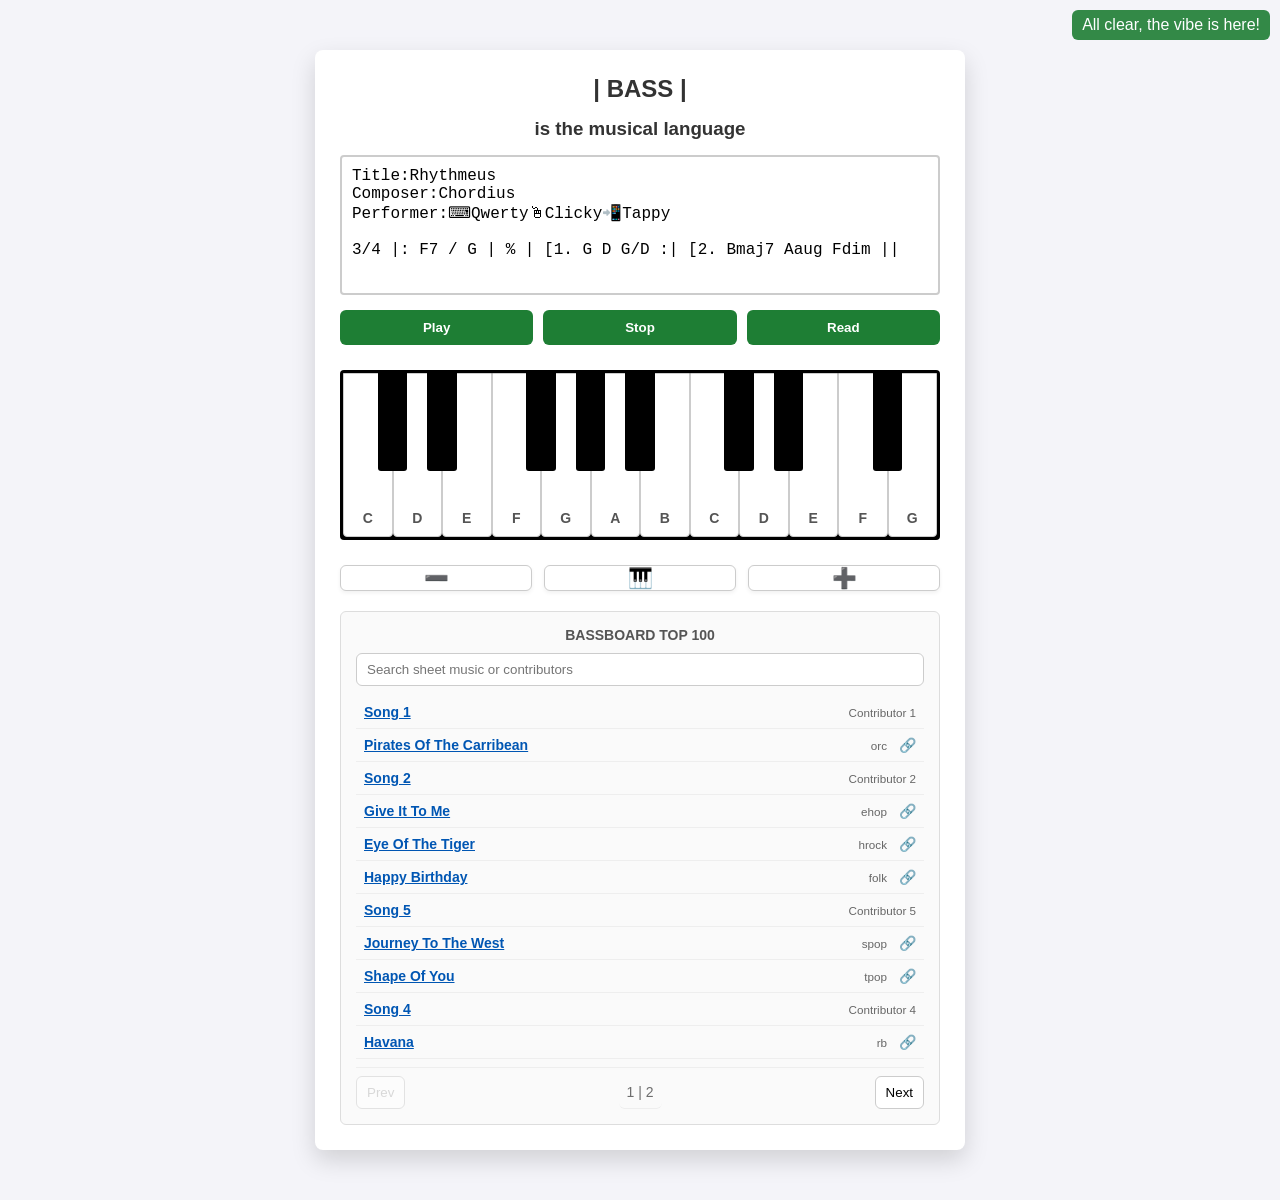
<file: index.html>
<!DOCTYPE html>
<html lang="en">
<head>
    <meta charset="UTF-8">
    <meta name="viewport" content="width=device-width, initial-scale=1.0">
    <meta name="description" content="Exploring BASS : a musical language to learn chords, rythms, and compositions">
    <meta http-equiv="Cache-Control" content="must-revalidate, max-age=43200">
    <link rel="icon" href="./favicon.ico">
    <title>BASS | learns | to | chord |</title>
    <style>.oops-container{position:fixed;top:10px;right:10px;z-index:9999;display:flex;flex-direction:column;align-items:flex-end}.oops{width: fit-content; padding:6px 10px;margin-bottom:3px;border-radius:6px;color:#fff;font-weight:500;opacity:0;transition:opacity .3s ease}.oops-show{opacity:0.9}.oops-success{background-color:#1e7e34}.oops-info{background-color:#0c3658}.oops-warning{background-color:#b17214}.oops-error{background-color:#9c809c}.oops-roadmap{background-color:#000}.oops-title{background-color:#253379}.oops-vide{background-color:#814F68}</style>
    <script src="bass.js" defer></script>
    <script src="event.js" defer></script>
    <style>
        *{box-sizing:border-box;margin:0;padding:0}
        html{opacity:1;transition:opacity 6s ease}
        body,button,input,textarea{font-family:Arial,sans-serif}
        body{background:#f4f4f9;display:flex;flex-direction:column;align-items:center;justify-content:flex-start;padding:20px;min-height:100vh;transition:background-color 500ms}
        .container{width:100%;max-width:100%;background:#fff;padding:20px;border-radius:8px;box-shadow:0 4px 6px rgba(0,0,0,.1);display:flex;flex-direction:column;transition:transform 300ms}
        h2,h3{text-align:center;color:#333;margin-bottom:15px}
        .sheet-area{width:100%;padding:10px;border:2px solid #ccc;border-radius:4px;resize:none;font-family:monospace;font-size:16px;margin-bottom:15px}
        .controls{display:flex;gap:10px;margin-bottom:25px}
        .control-btn{flex:1 1 0;min-width:0;padding:10px;background:#1e7e34;color:#fff;border:none;border-radius:6px;cursor:pointer;font-weight:700;text-align:center;white-space:nowrap}
        .control-btn:hover{background:#218838}
        .piano-container{position:relative;display:flex;height:180px;background:#000;padding:3px;border-radius:4px;margin-bottom:25px;user-select:none;width:100%}
        .piano-container,.white-key,.black-key,.string,.fret,.control-btn,button{-webkit-user-select:none;user-select:none;-webkit-touch-callout:none;-webkit-tap-highlight-color:transparent;touch-action:manipulation}
        .white-key-wrapper{position:relative;flex:1;display:flex}
        .white-key{width:100%;height:100%;background:#fff;border:1px solid #ccc;border-bottom-left-radius:4px;border-bottom-right-radius:4px;cursor:pointer;display:flex;align-items:flex-end;justify-content:center;padding-bottom:10px;font-size:14px;font-weight:700;color:#555}
        .white-key:active,.white-key.active,.string:active,.string.active{background:#e0e0e0}
        .black-key{width:60%;height:60%;background:#000;position:absolute;z-index:2;cursor:pointer;border-bottom-left-radius:3px;border-bottom-right-radius:3px;right:-30%;display:flex;align-items:flex-end;justify-content:center;padding-bottom:8px;font-size:11px;font-weight:700;color:#fff}
        .black-key:active,.black-key.active,.fret:active,.fret.active{background:#333}
        .database-section{border:1px solid #ddd;border-radius:6px;padding:15px;background:#fafafa}
        .database-section h3{margin-bottom:10px;color:#555;font-size:14px;text-transform:uppercase}
        .song-search{width:100%;padding:8px 10px;margin-bottom:10px;border:1px solid #ccc;border-radius:6px}
        .song-list{list-style:none}
        .song-item{padding:8px;border-bottom:1px solid #eee;cursor:default;display:flex;align-items:center;gap:8px;font-size:14px}
        .song-item:last-child{border-bottom:none}
        .song-item:hover{background:#f0f0f0}
        .song-title-link{color:#0056b3;text-decoration:underline;cursor:pointer;font-weight:700;flex:1}
        .song-title-link:hover{color:#0056b3}
        .song-meta{color:#666;margin-left:auto;white-space:nowrap}
        .song-link{margin-left:4px;color:#007bff;text-decoration:none;font-size:14px;font-weight:700;white-space:nowrap}
        .song-link:hover{color:#0056b3}
        .song-item.pagination-info{justify-content:center;color:#6d6d6d;cursor:pointer;border-radius:6px}
        .pagination-controls{display:flex;justify-content:space-between;gap:10px;margin-top:8px;padding-top:8px;border-top:1px solid #eee}
        .pagination-btn{padding:6px 10px;border:1px solid #ccc;border-radius:6px;background:#fff;cursor:pointer}
        .pagination-btn:disabled{cursor:not-allowed;opacity:.5}
        @media screen and (min-width:768px) and (max-width:1024px),screen and (min-width:1025px) and (max-width:1368px) and (orientation:portrait){body{padding:40px 20px}.container{max-width:92%;padding:35px}h1{font-size:32px;margin-bottom:25px}.sheet-area{height:220px;font-size:20px;margin-bottom:25px}.controls{gap:15px;margin-bottom:35px}.control-btn{padding:15px;font-size:18px}.piano-container{height:240px;margin-bottom:35px}.guitar-container{height:240px!important}.database-section{padding:25px}.database-section h3{font-size:18px}.song-item{padding:15px 10px;font-size:18px}}
        @media screen and (min-width:1025px) and (orientation:landscape){body{padding:50px 20px;justify-content:center}.container{max-width:650px;padding:25px;box-shadow:0 10px 25px rgba(0,0,0,.15)}.sheet-area{height:140px}.piano-container{height:170px}}
        .piano-controls{display:flex;justify-content:space-between;align-items:center;gap:12px;margin-bottom:5px}
        .piano-btn{width:24px;height:20px;border-radius:6px;border:1px solid #ccc;background:#fff;font-size:20px;font-weight:700;cursor:pointer;display:inline-flex;align-items:center;justify-content:center;box-shadow:0 2px 4px rgba(0,0,0,.06)}
        .piano-btn:hover{background:#f0f0f2}
        .guitar-container{border-left:3px solid #1c65a1;border-right:3px solid #1c65a1;position:relative;display:none;align-items:center;height:170px;background:transparent;margin-bottom:25px;user-select:none;width:100%;overflow:hidden}
        .guitar{display:flex;align-items:center;width:100%;height:100%;position:relative}
        .neck-system{display:flex;align-items:center;flex:1;position:relative;height:100%}
        .neck{flex:1;height:80%;position:relative;z-index:2;display:flex;justify-content:space-between;align-items:center}
        .fret{width:1px;height:128%;background-color:#b2bec3;opacity:.5}
        .strings-overlay{color:#0056b3;position:absolute;left:0;right:0;height:83%;display:flex;flex-direction:column;justify-content:space-between;z-index:6}
        .string{width:100%;background:linear-gradient(to bottom,#fff,#b2bec3);box-shadow:0 1px 1px rgba(0,0,0,.3)}
        .string-1,.string-2,.string-3,.string-4,.string-5,.string-6{height:11px}
        .emoticon-font{font-family:"Apple Color Emoji","Segoe UI Emoji","Noto Color Emoji",Arial,sans-serif}
        .piano-btn-override{width:100%;height:unset;margin-bottom:15px}
        .control-btn,.piano-btn,.pagination-btn{transition:all 0.15s ease}
        .control-btn:active,.pagination-btn:active,.piano-btn:active{transform:scale(0.9)}
        .fade{opacity:0.1;transition:none}
    </style>
</head>
<body>
    <main class="container">

        <h2>| BASS |</h2>
        <h3>is the musical language</h3>

        <textarea rows="3" class="sheet-area" 
                placeholder="| Use the BASS notation system to compose your music here |" 
                id="sheetMusic">🎶 Restoring session...
        </textarea>

        <div class="controls">
            <button class="control-btn" id="playBtn">Play</button>
            <button class="control-btn" id="stopBtn">Stop</button>
            <button class="control-btn" id="readBtn">Read</button>
        </div>

        <div class="piano-container" id="piano">
            <div class="white-key-wrapper">
                <div class="white-key" id="cNote">C</div>
                <div class="black-key" id="cSNote"></div>
            </div>

            <div class="white-key-wrapper">
                <div class="white-key" id="dNote">D</div>
                <div class="black-key" id="dSNote"></div>
            </div>

            <div class="white-key-wrapper">
                <div class="white-key" id="eNote">E</div>
            </div>

            <div class="white-key-wrapper">
                <div class="white-key" id="fNote">F</div>
                <div class="black-key" id="fSNote"></div>
            </div>

            <div class="white-key-wrapper">
                <div class="white-key" id="gNote">G</div>
                <div class="black-key" id="gSNote"></div>
            </div>

            <div class="white-key-wrapper">
                <div class="white-key" id="aNote">A</div>
                <div class="black-key" id="aSNote"></div>
            </div>

            <div class="white-key-wrapper">
                <div class="white-key" id="bNote">B</div>
            </div>

            <div class="white-key-wrapper">
                <div class="white-key" id="cNote1">C</div>
                <div class="black-key" id="cSNote1"></div>
            </div>

            <div class="white-key-wrapper">
                <div class="white-key" id="dNote1">D</div>
                <div class="black-key" id="dSNote1"></div>
            </div>

            <div class="white-key-wrapper">
                <div class="white-key" id="eNote1">E</div>
            </div>

            <div class="white-key-wrapper">
                <div class="white-key" id="fNote1">F</div>
                <div class="black-key" id="fSNote1"></div>
            </div>

            <div class="white-key-wrapper">
                <div class="white-key" id="gNote1">G</div>
            </div>
        </div>
        
        <div class="guitar-container" id="acoustic">
            <div class="guitar">
                <div class="neck-system">
                    <div class="neck">
                        <div class="fret"></div>
                        <div class="fret" id="f1">1</div>
                        <div class="fret" id="f2">2</div>
                        <div class="fret" id="f3">3</div>
                        <div class="fret" id="f4">4</div>
                        <div class="fret" id="f5">5</div>
                        <div class="fret"></div>
                    </div>

                    <div class="strings-overlay">
                        <div class="string string-6" id="s6">E</div> <!-- lower E -->
                        <div class="string string-5" id="s5">A</div> <!-- A -->
                        <div class="string string-4" id="s4">D</div> <!-- D -->
                        <div class="string string-3" id="s3">G</div> <!-- G -->
                        <div class="string string-2" id="s2">B</div> <!-- B -->
                        <div class="string string-1" id="s1">E</div> <!-- higher E -->
                    </div>
                </div>
            </div>
        </div>

        <div class="piano-controls emoticon-font">
            <button class="piano-btn piano-btn-override" id="minusBtn" aria-label="Multipurpose Minus Button">➖</button>
            <button class="piano-btn piano-btn-override" id="rotateBtn" aria-label="Rotate Musical Instrument Button">🎹</button>
            <button class="piano-btn piano-btn-override" id="plusBtn"  aria-label="Multipurpose Plus Button">➕</button>
        </div>

        <div class="database-section" id="bassboard">
            <h3>BASSBOARD TOP 100</h3>
            <input type="text" class="song-search" placeholder="Search sheet music or contributors" aria-label="Search sheet music or contributors" name="song-search"/>
            <ul class="song-list" id="songList">
                <li class="song-item">
                    📂 Loading collection...
                </li>
            </ul>
        </div> 
    </main>
</body>
</html>
</file>
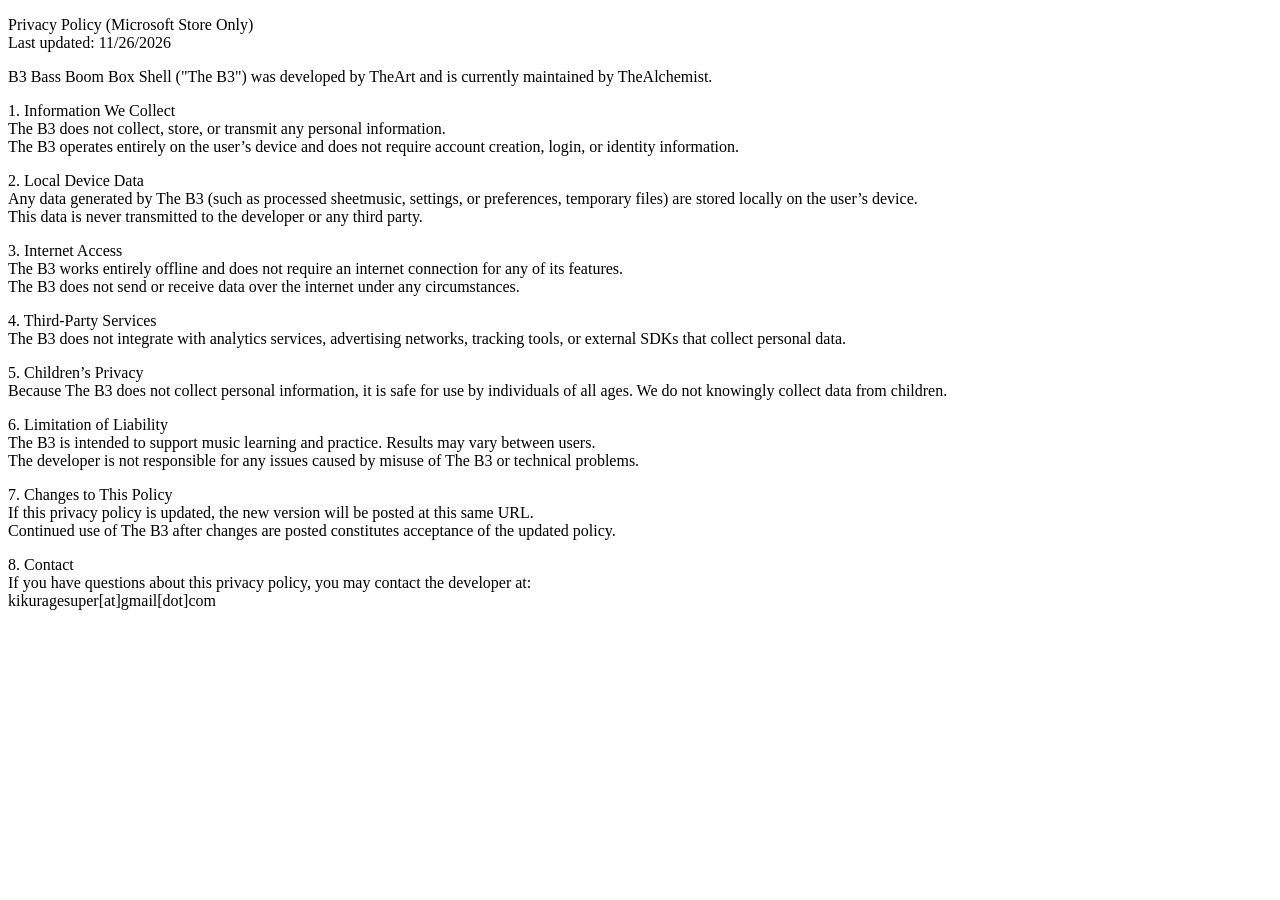
<file: src/apps/shell/privacy.html>
<!DOCTYPE html>
<html lang="en">
<head>
  <meta charset="UTF-8">
  <title>B3 Bass Boom Box Shell Privacy Policy</title>
</head>
<body>
  <p>
    Privacy Policy (Microsoft Store Only)<br>
    Last updated: 11/26/2026
  </p>

  <p>
    B3 Bass Boom Box Shell ("The B3") was developed by TheArt and is currently maintained by TheAlchemist.
  </p>

  <p>
    1. Information We Collect<br>
    The B3 does not collect, store, or transmit any personal information.<br>
    The B3 operates entirely on the user’s device and does not require account creation, login, or identity information.
  </p>

  <p>
    2. Local Device Data<br>
    Any data generated by The B3 (such as processed sheetmusic, settings, or preferences, temporary files) are stored locally on the user’s device.<br>
    This data is never transmitted to the developer or any third party.
  </p>

  <p>
    3. Internet Access<br>
    The B3 works entirely offline and does not require an internet connection for any of its features.<br>
    The B3 does not send or receive data over the internet under any circumstances.
  </p>

  <p>
    4. Third‑Party Services<br>
    The B3 does not integrate with analytics services, advertising networks, tracking tools, or external SDKs that collect personal data.
  </p>

  <p>
    5. Children’s Privacy<br>
    Because The B3 does not collect personal information, it is safe for use by individuals of all ages.
    We do not knowingly collect data from children.
  </p>

  <p>
    6. Limitation of Liability<br>
    The B3 is intended to support music learning and practice. Results may vary between users.<br>
    The developer is not responsible for any issues caused by misuse of The B3 or technical problems.
  </p>

  <p>
    7. Changes to This Policy<br>
    If this privacy policy is updated, the new version will be posted at this same URL.<br>
    Continued use of The B3 after changes are posted constitutes acceptance of the updated policy.
  </p>

  <p>
    8. Contact<br>
    If you have questions about this privacy policy, you may contact the developer at:<br>
    kikuragesuper[at]gmail[dot]com
  </p>
</body>
</html>
</file>
